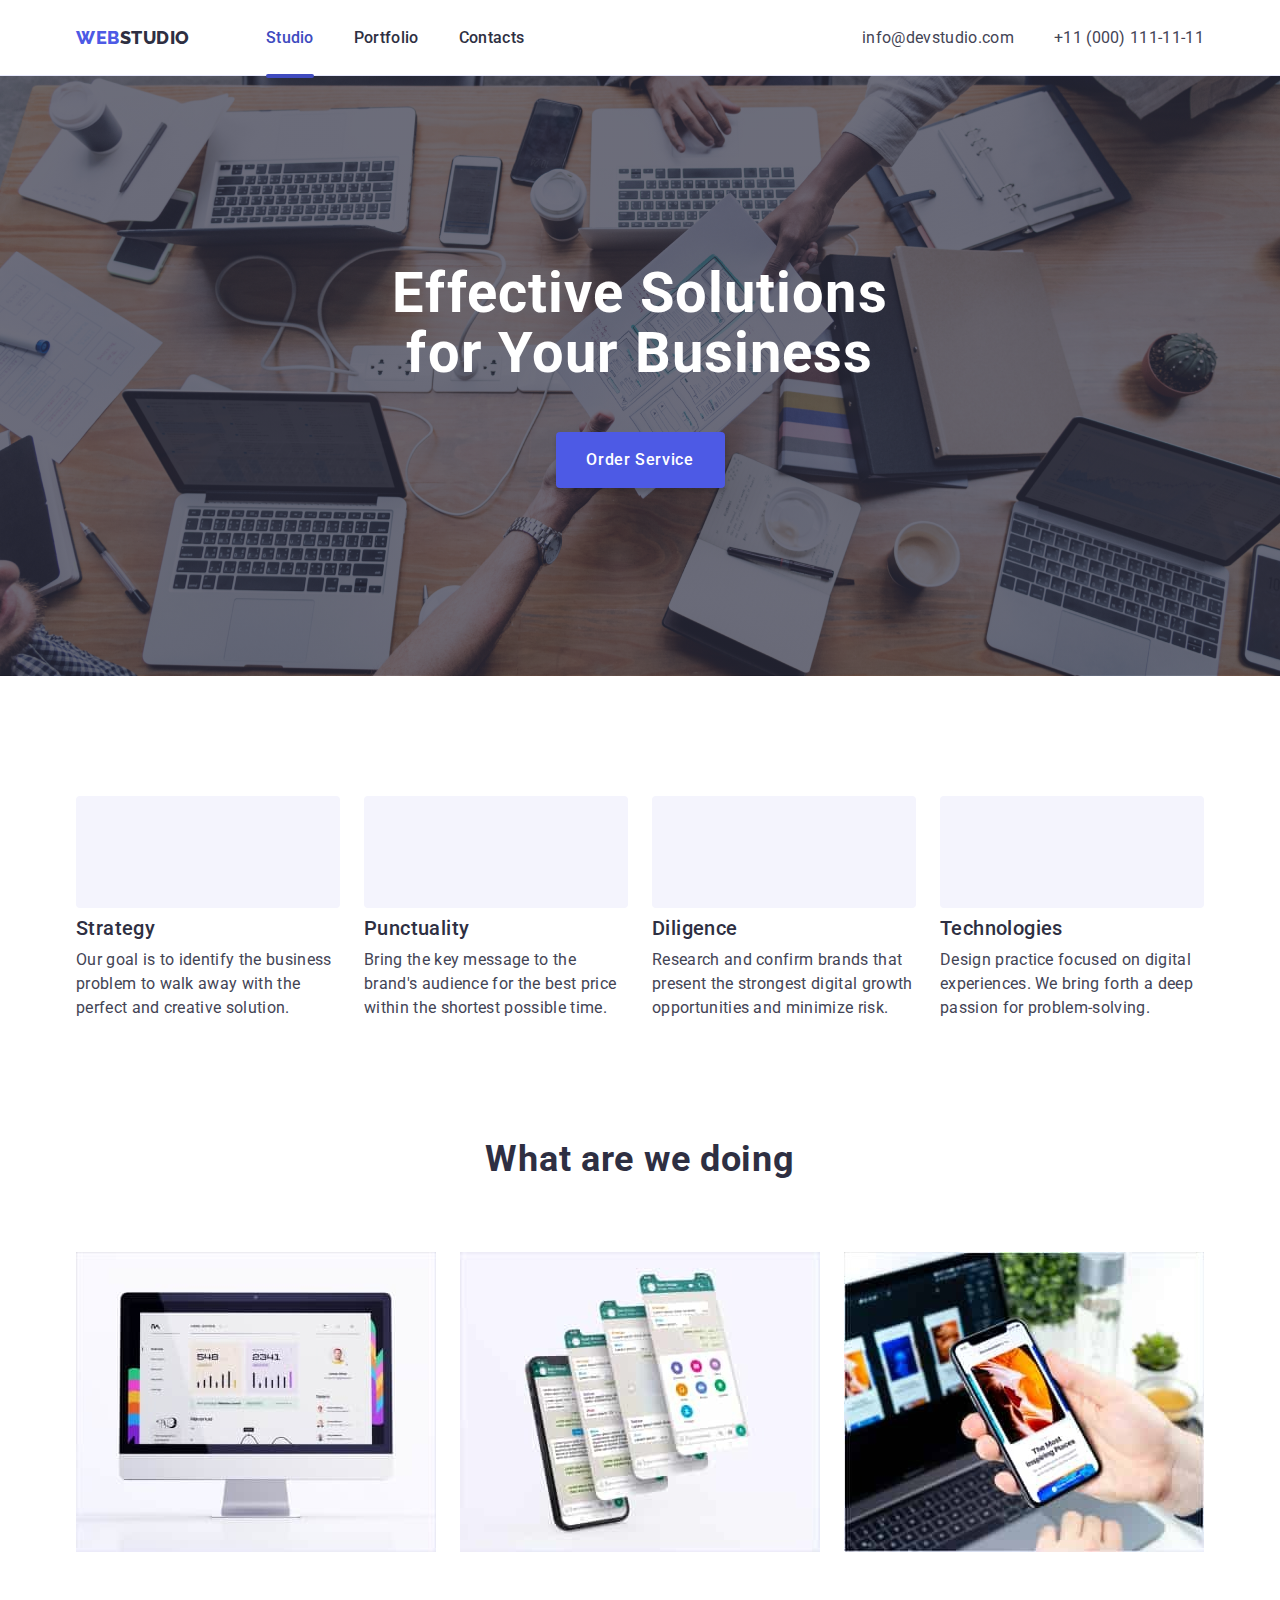
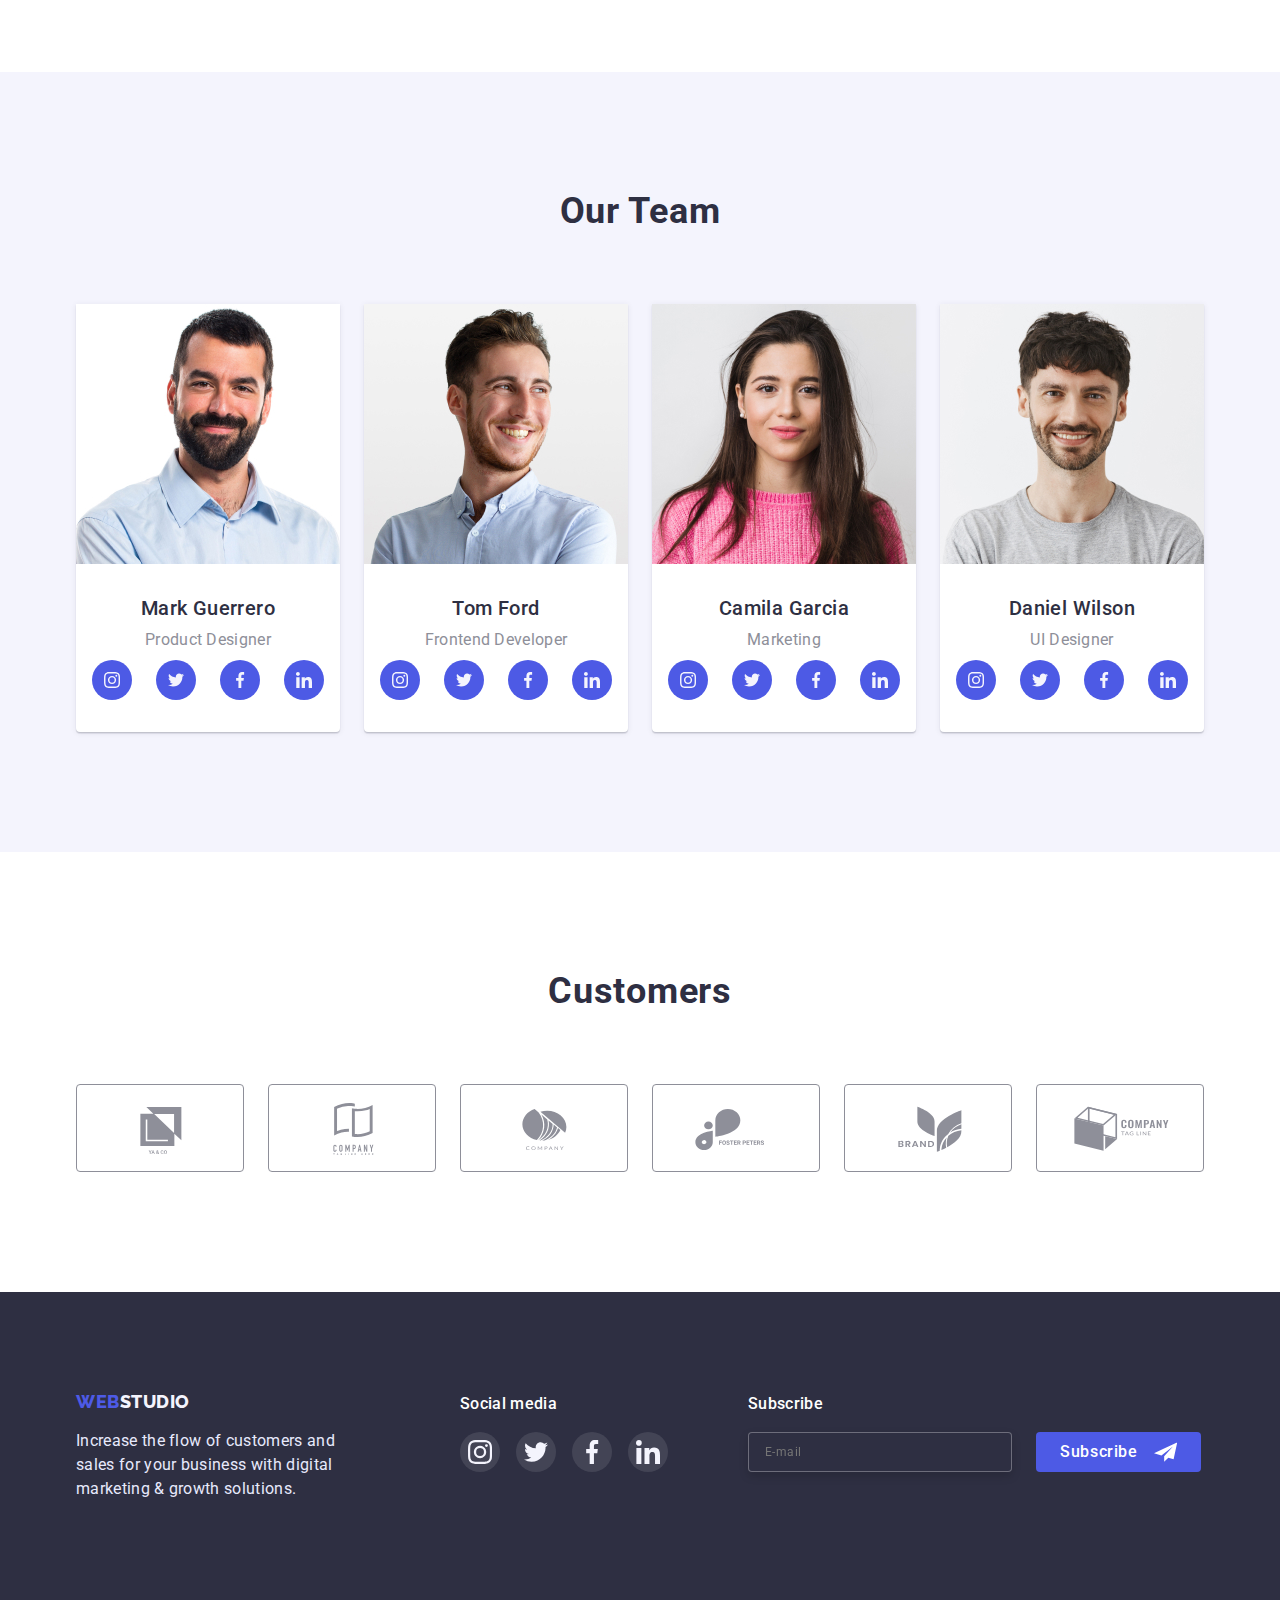
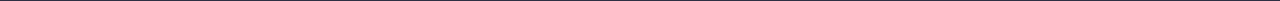
<file: index.html>
<!DOCTYPE html>
<html lang="en">
  <head>
    <meta charset="UTF-8" />
    <meta http-equiv="X-UA-Compatible" content="IE=edge" />
    <meta name="viewport" content="width=device-width, initial-scale=1.0" />
    <title>Effective Solutions for Your Business</title>
    <link rel="preconnect" href="https://fonts.googleapis.com" />
    <link rel="preconnect" href="https://fonts.gstatic.com" crossorigin />
    <link
      href="https://fonts.googleapis.com/css2?family=Raleway:wght@800&family=Roboto:wght@400;500;700;900&display=swap"
      rel="stylesheet"
    />
    <link
      rel="stylesheet"
      href="https://cdn.jsdelivr.net/npm/modern-normalize@1.1.0/modern-normalize.min.css"
    />
    <link rel="stylesheet" href="./CSS/styles.css" />
  </head>
  <body class="body-style">
    <!-- header -->
    <header class="page-header">
      <div class="container page-header-container">
        <nav class="page-nav">
          <a class="logo-link" href="./index.html"
            ><span class="accent">WEB</span>STUDIO</a
          >
          <ul class="menu list">
            <li class="menu-header">
              <a class="menu-list active" href="./index.html">Studio</a>
            </li>
            <li class="menu-header">
              <a class="menu-list" href="./portfolio.html">Portfolio</a>
            </li>
            <li class="menu-header">
              <a class="menu-list" href="">Contacts</a>
            </li>
          </ul>
        </nav>
        <address class="header-address">
          <ul class="list header-list tablet-header-list">
            <li class="header-item">
              <a href="mailto:info@devstudio.com" class="link-mail-post"
                >info@devstudio.com</a
              >
            </li>
            <li class="header-item">
              <a href="tel:+110001111111" class="phone-number"
                >+11 (000) 111-11-11</a
              >
            </li>
          </ul>
        </address>
        <button class="mobile-menu-open js-open-menu" type="button">
          <svg width="32px" height="22px">
            <use href="./images/icons.svg#icon-charm_menu-hamburger"></use>
          </svg>
        </button>
      </div>
      <div class="mobile-menu js-menu-container">
        <div class="container-menu">
          <div>
            <button class="mobile-menu-close-btn js-close-menu">
              <svg class="mobile-menu-close-icon" width="8px" height="8px">
                <use href="./images/close.svg#icon-close"></use>
              </svg>
            </button>
            <ul class="mobile-menu-list list">
              <li>
                <a class="mobile-menu-link" href="./index.html">Studio</a>
              </li>
              <li>
                <a class="mobile-menu-link" href="./portfolio.html"
                  >Portfolio</a
                >
              </li>
              <li><a class="mobile-menu-link" href="#">Contacts</a></li>
            </ul>
          </div>
          <div class="address-soc-list">
            <address>
              <ul class="address-list list">
                <li>
                  <a class="phone-number-mobile" href="tel:+110001111111"
                    >+11 (000) 111-11-11</a
                  >
                </li>
                <li>
                  <a
                    class="link-mail-post-mobile"
                    href="mailto:info@devstudio.com"
                    >info@devstudio.com</a
                  >
                </li>
              </ul>
            </address>
            <ul class="soc-mobile list">
              <li>
                <a href="#" class="social-link"
                  ><svg width="24px" height="24px">
                    <use href="./images/icons.svg#icon-instagram"></use>
                  </svg>
                </a>
              </li>
              <li>
                <a href="#" class="social-link"
                  ><svg width="24px" height="24px">
                    <use href="./images/icons.svg#icon-twitter"></use>
                  </svg>
                </a>
              </li>
              <li>
                <a href="#" class="social-link"
                  ><svg width="24px" height="24px">
                    <use href="./images/icons.svg#icon-facebook"></use>
                  </svg>
                </a>
              </li>
              <li>
                <a href="#" class="social-link"
                  ><svg width="24px" height="24px">
                    <use href="./images/icons.svg#icon-linkedin"></use>
                  </svg>
                </a>
              </li>
            </ul>
          </div>
        </div>
      </div>
    </header>
    <main>
      <!-- Section one -->
      <section class="headline-box section">
        <div class="container headline-container">
          <h1 class="headline headline-tablet headline-desktop">
            Effective Solutions for Your Business
          </h1>
          <button class="headline-button" type="button" data-modal-open>
            Order Service
          </button>
        </div>
      </section>
      <!-- section two -->
      <section class="features-mobile features-tablet features">
        <div class="container">
          <h2 class="visually-hidden">Features</h2>
          <ul class="features-list list">
            <li class="features-icon">
              <svg width="64px" height="64px">
                <use href="./images/antenna 1.png"></use>
              </svg>
            </li>
            <li class="features-icon">
              <svg width="64px" height="64px">
                <use href="./images/clock 1.png"></use>
              </svg>
            </li>
            <li class="features-icon">
              <svg width="64px" height="64px">
                <use href="./images/diagram 1.png"></use>
              </svg>
            </li>
            <li class="features-icon">
              <svg width="64px" height="64px">
                <use href="./images/astronaut 1.png"></use>
              </svg>
            </li>
          </ul>

          <ul
            class="features-list features-list-mobile features-list-tablet list"
          >
            <li class="features-item features-item-tablet">
              <h3
                class="features-header features-header-mobile features-header-tablet"
              >
                Strategy
              </h3>
              <p
                class="features-text features-text-mobile features-text-tablet"
              >
                Our goal is to identify the business problem to walk away with
                the perfect and creative solution.
              </p>
            </li>
            <li class="features-item features-item-tablet">
              <h3
                class="features-header features-header-mobile features-header-tablet"
              >
                Punctuality
              </h3>
              <p
                class="features-text features-text-mobile features-text-tablet"
              >
                Bring the key message to the brand's audience for the best price
                within the shortest possible time.
              </p>
            </li>

            <li class="features-item features-item-tablet">
              <h3
                class="features-header features-header-mobile features-header-tablet"
              >
                Diligence
              </h3>
              <p
                class="features-text features-text-mobile features-text-tablet"
              >
                Research and confirm brands that present the strongest digital
                growth opportunities and minimize risk.
              </p>
            </li>
            <li class="features-item features-item-tablet">
              <h3
                class="features-header features-header-mobile features-header-tablet"
              >
                Technologies
              </h3>
              <p
                class="features-text features-text-mobile features-text-tablet"
              >
                Design practice focused on digital experiences. We bring forth a
                deep passion for problem-solving.
              </p>
            </li>
          </ul>
        </div>
      </section>
      <!-- section three -->
      <section class="our-work">
        <div class="container">
          <h2 class="our-work-header">What are we doing</h2>
          <ul class="work-img list">
            <li>
              <picture>
                <source
                  srcset="./images/imgone.jpg 1x, ./images/imgone-2x.jpg 2x"
                  media="(min-width: 1200px)"
                  type="image/webp"
                />
                <source
                  srcset="./images/imgone.jpg 1x, ./images/imgone-2x.jpg 2x"
                  media="(min-width: 1200px)"
                />
                <img src="./images/imgone.jpg " alt="computer" width="360" />
              </picture>
            </li>
            <li>
              <picture>
                <source
                  srcset="./images/imgtwo.jpg 1x, ./images/imgtwo-2x.jpg 2x"
                  media="(min-width: 1200px)"
                  type="image/webp"
                />
                <source
                  srcset="./images/imgtwo.jpg 1x, ./images/imgtwo-2x.jpg 2x"
                  media="(min-width: 1200px)"
                />
                <img src="./images/imgtwo.jpg" alt="telephone" width="360" />
              </picture>
            </li>
            <li>
              <picture>
                <source
                  srcset="./images/imgthree.jpg 1x, ./images/imgthree-2x.jpg 2x"
                  media="(min-width: 1200px)"
                  type="image/webp"
                />
                <source
                  srcset="./images/imgthree.jpg 1x, ./images/imgthree-2x.jpg 2x"
                  media="(min-width: 1200px)"
                />
                <img src="./images/imgthree.jpg" alt="notebook" width="360" />
              </picture>
            </li>
          </ul>
        </div>
      </section>
      <!-- section four -->
      <section class="team-list">
        <div class="container">
          <h2 class="team-header">Our Team</h2>
          <div class="cont-team">
            <ul class="team list">
              <li class="borders-text">
                <picture>
                  <source
                    srcset="
                      ./images/teamimgone.jpg    1x,
                      ./images/teamimgone-2x.jpg 2x
                    "
                    media="(min-width: 1200px)"
                    type="image/webp"
                  />
                  <source
                    srcset="
                      ./images/teamimgone.jpg    1x,
                      ./images/teamimgone-2x.jpg 2x
                    "
                    media="(min-width: 1200px)"
                  />
                  <img src="./images/teamimgone.jpg" alt="Mark" width="264" />
                </picture>
                <div class="card-text">
                  <h3 class="team-name">Mark Guerrero</h3>
                  <p class="speciality">Product Designer</p>

                  <ul class="card list">
                    <li>
                      <a href="#" class="card-link"
                        ><svg width="16px" height="16px">
                          <use href="./images/icons.svg#icon-instagram"></use>
                        </svg>
                      </a>
                    </li>
                    <li>
                      <a href="#" class="card-link"
                        ><svg width="16px" height="16px">
                          <use href="./images/icons.svg#icon-twitter"></use>
                        </svg>
                      </a>
                    </li>
                    <li>
                      <a href="#" class="card-link"
                        ><svg width="16px" height="16px">
                          <use href="./images/icons.svg#icon-facebook"></use>
                        </svg>
                      </a>
                    </li>
                    <li>
                      <a href="#" class="card-link"
                        ><svg width="16px" height="16px">
                          <use href="./images/icons.svg#icon-linkedin"></use>
                        </svg>
                      </a>
                    </li>
                  </ul>
                </div>
              </li>
              <li class="borders-text">
                <picture>
                  <source
                    srcset="
                      ./images/teamimgtwo.jpg    1x,
                      ./images/teamimgtwo-2x.jpg 2x
                    "
                    media="(min-width: 1200px)"
                    type="image/webp"
                  />
                  <source
                    srcset="
                      ./images/teamimgtwo.jpg    1x,
                      ./images/teamimgtwo-2x.jpg 2x
                    "
                    media="(min-width: 1200px)"
                  />
                  <img src="./images/teamimgtwo.jpg" alt="Tom" width="264" />
                </picture>
                <div class="card-text">
                  <h3 class="team-name">Tom Ford</h3>
                  <p class="speciality">Frontend Developer</p>
                  <ul class="card list">
                    <li>
                      <a href="#" class="card-link"
                        ><svg width="16px" height="16px">
                          <use href="./images/icons.svg#icon-instagram"></use>
                        </svg>
                      </a>
                    </li>
                    <li>
                      <a href="#" class="card-link"
                        ><svg width="16px" height="16px">
                          <use href="./images/icons.svg#icon-twitter"></use>
                        </svg>
                      </a>
                    </li>
                    <li>
                      <a href="#" class="card-link"
                        ><svg width="16px" height="16px">
                          <use href="./images/icons.svg#icon-facebook"></use>
                        </svg>
                      </a>
                    </li>
                    <li>
                      <a href="#" class="card-link"
                        ><svg width="16px" height="16px">
                          <use href="./images/icons.svg#icon-linkedin"></use>
                        </svg>
                      </a>
                    </li>
                  </ul>
                </div>
              </li>
            </ul>

            <ul class="team list">
              <li class="borders-text">
                <picture>
                  <source
                    srcset="
                      ./images/teamimgthree.jpg    1x,
                      ./images/teamimgthree-2x.jpg 2x
                    "
                    media="(min-width: 1200px)"
                    type="image/webp"
                  />
                  <source
                    srcset="
                      ./images/teamimgthree.jpg    1x,
                      ./images/teamimgthree-2x.jpg 2x
                    "
                    media="(min-width: 1200px)"
                  />
                  <img
                    src="./images/teamimgthree.jpg"
                    alt="Camila"
                    width="264"
                  />
                </picture>
                <div class="card-text">
                  <h3 class="team-name">Camila Garcia</h3>
                  <p class="speciality">Marketing</p>
                  <ul class="card list">
                    <li>
                      <a href="#" class="card-link"
                        ><svg width="16px" height="16px">
                          <use href="./images/icons.svg#icon-instagram"></use>
                        </svg>
                      </a>
                    </li>
                    <li>
                      <a href="#" class="card-link"
                        ><svg width="16px" height="16px">
                          <use href="./images/icons.svg#icon-twitter"></use>
                        </svg>
                      </a>
                    </li>
                    <li>
                      <a href="#" class="card-link"
                        ><svg width="16px" height="16px">
                          <use href="./images/icons.svg#icon-facebook"></use>
                        </svg>
                      </a>
                    </li>
                    <li>
                      <a href="#" class="card-link"
                        ><svg width="16px" height="16px">
                          <use href="./images/icons.svg#icon-linkedin"></use>
                        </svg>
                      </a>
                    </li>
                  </ul>
                </div>
              </li>

              <li class="borders-text">
                <picture>
                  <source
                    srcset="
                      ./images/teamimgfour.jpg    1x,
                      ./images/teamimgfour-2x.jpg 2x
                    "
                    media="(min-width: 1200px)"
                    type="image/webp"
                  />
                  <source
                    srcset="
                      ./images/teamimgfour.jpg    1x,
                      ./images/teamimgfour-2x.jpg 2x
                    "
                    media="(min-width: 1200px)"
                  />
                  <img
                    src="./images/teamimgfour.jpg"
                    alt="Daniel"
                    width="264"
                  />
                </picture>
                <div class="card-text">
                  <h3 class="team-name">Daniel Wilson</h3>
                  <p class="speciality">UI Designer</p>
                  <ul class="card list">
                    <li>
                      <a href="#" class="card-link"
                        ><svg width="16px" height="16px">
                          <use href="./images/icons.svg#icon-instagram"></use>
                        </svg>
                      </a>
                    </li>
                    <li>
                      <a href="#" class="card-link"
                        ><svg width="16px" height="16px">
                          <use href="./images/icons.svg#icon-twitter"></use>
                        </svg>
                      </a>
                    </li>
                    <li>
                      <a href="#" class="card-link"
                        ><svg width="16px" height="16px">
                          <use href="./images/icons.svg#icon-facebook"></use>
                        </svg>
                      </a>
                    </li>
                    <li>
                      <a href="#" class="card-link"
                        ><svg width="16px" height="16px">
                          <use href="./images/icons.svg#icon-linkedin"></use>
                        </svg>
                      </a>
                    </li>
                  </ul>
                </div>
              </li>
            </ul>
          </div>
        </div>
      </section>
      <!-- section five -->
      <section class="customers">
        <div class="container">
          <h2 class="customers-header">Customers</h2>
          <ul class="customers-list list">
            <li>
              <a href="#" class="customers-link"
                ><svg class="svg" width="104px" height="56px">
                  <use href="./images/costumers.svg#icon-Logo-1"></use>
                </svg>
              </a>
            </li>
            <li>
              <a href="#" class="customers-link"
                ><svg class="svg" width="104px" height="56px">
                  <use href="./images/costumers.svg#icon-Logo-2"></use>
                </svg>
              </a>
            </li>

            <li>
              <a href="#" class="customers-link"
                ><svg class="svg" width="104px" height="56px">
                  <use href="./images/costumers.svg#icon-Logo-3"></use>
                </svg>
              </a>
            </li>

            <li>
              <a href="#" class="customers-link"
                ><svg class="svg" width="104px" height="56px">
                  <use href="./images/costumers.svg#icon-Logo-4"></use>
                </svg>
              </a>
            </li>

            <li>
              <a href="#" class="customers-link"
                ><svg class="svg" width="104px" height="56px">
                  <use href="./images/costumers.svg#icon-Logo-5"></use>
                </svg>
              </a>
            </li>
            <li>
              <a href="#" class="customers-link"
                ><svg class="svg" width="104px" height="56px">
                  <use href="./images/costumers.svg#icon-Logo-6"></use>
                </svg>
              </a>
            </li>
          </ul>
        </div>
      </section>
    </main>
    <!-- footer -->
    <footer class="style-footer">
      <div class="container footer-container">
        <div class="tablet-cont">
          <div class="footer-logo">
            <a class="logotype" href="./index.html"
              ><span class="accent">WEB</span>STUDIO</a
            >
            <p class="footer-text">
              Increase the flow of customers and sales for your business with
              digital marketing & growth solutions.
            </p>
          </div>
          <div class="social-media">
            <p class="soc-header">Social media</p>
            <ul class="social-list list">
              <li>
                <a href="#" class="social-list-item-link"
                  ><svg width="24px" height="24px">
                    <use href="./images/icons.svg#icon-instagram"></use>
                  </svg>
                </a>
              </li>
              <li>
                <a href="#" class="social-list-item-link"
                  ><svg width="24px" height="24px">
                    <use href="./images/icons.svg#icon-twitter"></use>
                  </svg>
                </a>
              </li>
              <li>
                <a href="#" class="social-list-item-link"
                  ><svg width="24px" height="24px">
                    <use href="./images/icons.svg#icon-facebook"></use>
                  </svg>
                </a>
              </li>
              <li>
                <a href="#" class="social-list-item-link"
                  ><svg width="24px" height="24px">
                    <use href="./images/icons.svg#icon-linkedin"></use>
                  </svg>
                </a>
              </li>
            </ul>
          </div>
        </div>
        <div class="subscribe-cont">
          <p class="subscribe">Subscribe</p>
          <form class="subscribe-form">
            <label for="subscribe-form"
              ><input
                type="text"
                id="subscribe-form"
                name="subscribe-input"
                class="footer-input"
                placeholder="E-mail"
            /></label>
            <button type="submit" class="subscribe-btn">
              Subscribe<svg width="24" height="24">
                <use href="./images/icons.svg#icon-Subscribe"></use>
              </svg>
            </button>
          </form>
        </div>
      </div>
    </footer>
    <div class="backdrop is-hidden" data-modal>
      <div class="modal modal-mobile modal-tablet">
        <button class="modal-btn" data-modal-close type="button">
          <svg width="8px" height="8px">
            <use href="./images/close.svg#icon-close"></use>
          </svg>
        </button>
        <p class="modal-title">Leave your contacts and we will call you back</p>
        <form class="modal-form">
          <label for="name-label" class="name-label">
            <span class="modal-form-input-desc">Name</span>
            <span class="modal-form-input-wrapper">
              <input
                type="text"
                name="user-name"
                id="name-label"
                class="modal-input"
                pattern="[a-z A-Z А-Я а-я]+"
                minlength="2" />
              <svg width="18px" height="24" class="modal-form-icon">
                <use href="./images/icons.svg#icon-person"></use></svg></span
          ></label>
          <label for="phone-user" class="name-label">
            <span class="modal-form-input-desc">Phone</span>
            <span class="modal-form-input-wrapper"
              ><input
                type="tel"
                name="user-phone"
                class="modal-input"
                id="phone-user"
                pattern="[0-9]{3}-[0-9]{3}-[0-9]{2}-[0-9]{2}"
                title="xxx-xxx-xx-xx" /><svg
                width="18px"
                height="24px"
                class="modal-form-icon"
              >
                <use href="./images/icons.svg#icon-phone"></use></svg></span
          ></label>
          <label for="email-user" class="name-label">
            <span class="modal-form-input-desc">Email</span>
            <span class="modal-form-input-wrapper"
              ><input
                type="text"
                id="email-user"
                name="user-email"
                class="modal-input" /><svg
                class="modal-form-icon"
                width="18px"
                height="24"
              >
                <use href="./images/icons.svg#icon-email"></use></svg></span
          ></label>
          <label for="comment-user" class="name-label">
            <span class="modal-form-input-desc">Comment</span>
            <textarea
              name="user-message"
              placeholder="Text input"
              id="comment-user"
              class="comment-message"
            ></textarea>
          </label>
          <input
            type="checkbox"
            name="user-comment"
            id="user-feedback"
            class="chekbox visually-hidden"
          /><label for="user-feedback" class="modal-form-check"
            >I accept the terms and conditions of the&nbsp;<a href="#"
              >Privacy Policy</a
            ></label
          >
          <button type="submit" class="modal-form-submit">Send</button>
        </form>
      </div>
    </div>
    <script src="./js/modal.js"></script>
    <script src="./js/modal-mob.js"></script>
  </body>
</html>
</file>
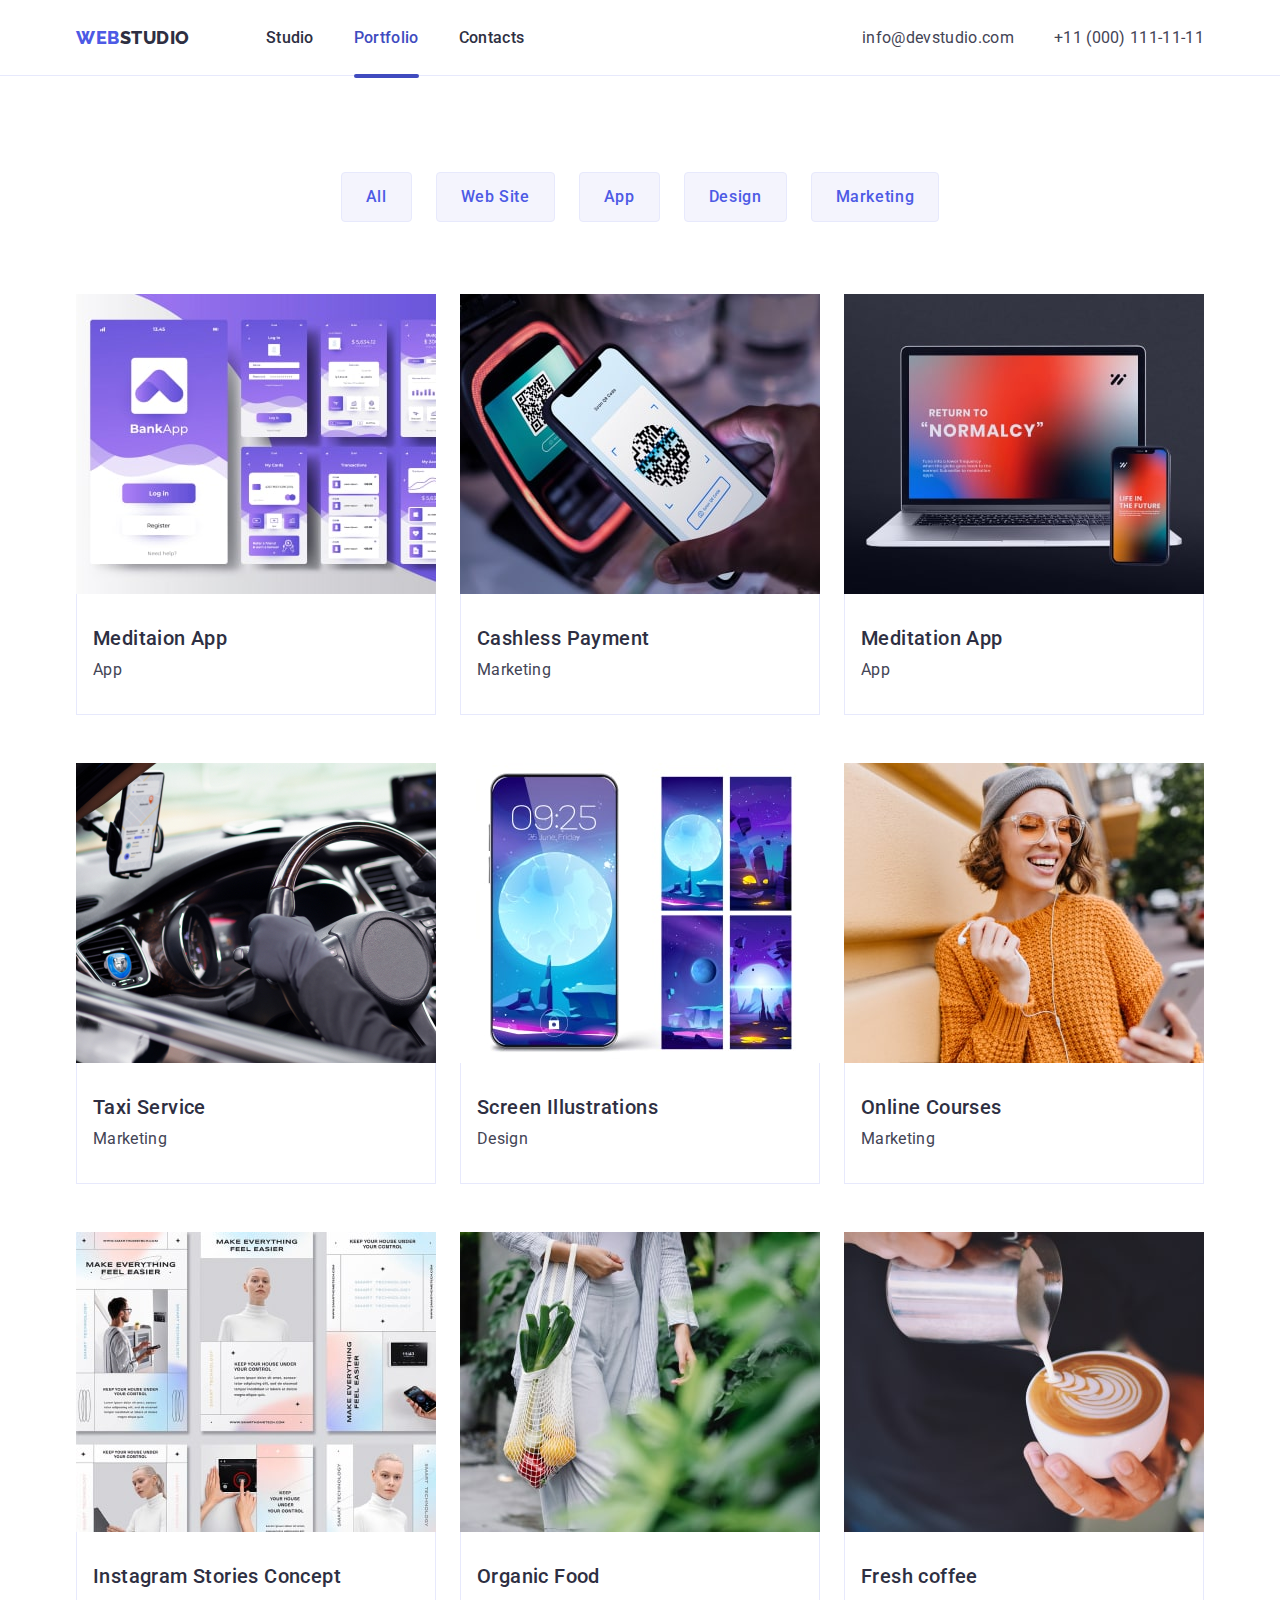
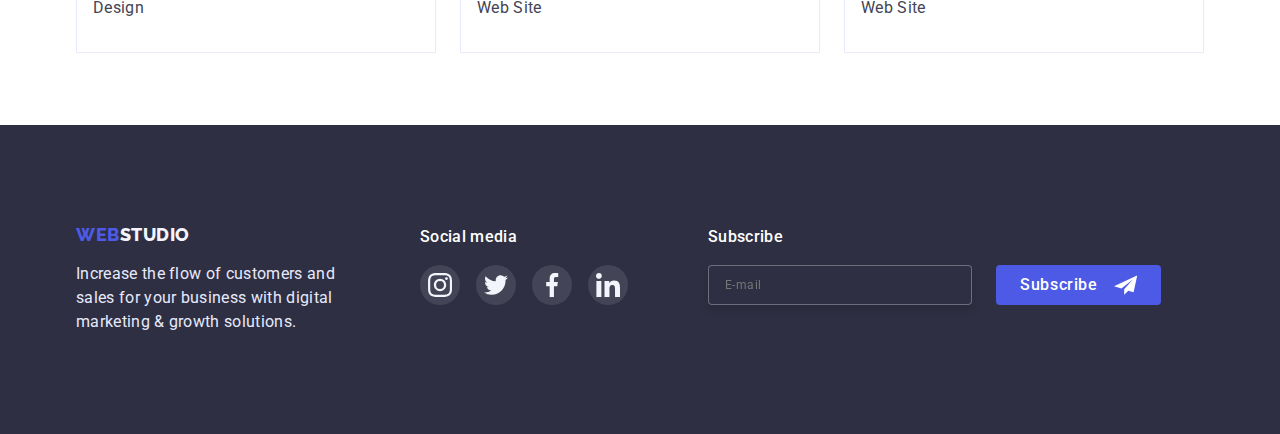
<file: portfolio.html>
<!DOCTYPE html>
<html lang="en">
  <head>
    <meta charset="UTF-8" />
    <meta http-equiv="X-UA-Compatible" content="IE=edge" />
    <meta name="viewport" content="width=device-width, initial-scale=1.0" />
    <title>Portfolio</title>
    <link rel="preconnect" href="https://fonts.googleapis.com" />
    <link rel="preconnect" href="https://fonts.gstatic.com" crossorigin />
    <link
      href="https://fonts.googleapis.com/css2?family=Open+Sans:wght@600&family=Raleway:wght@800&family=Roboto+Mono:wght@600&family=Roboto:wght@400;500;700&display=swap"
      rel="stylesheet"
    />
    <link
      rel="stylesheet"
      href="https://cdn.jsdelivr.net/npm/modern-normalize@1.1.0/modern-normalize.min.css"
    />
    <link rel="stylesheet" href="./CSS/styles.css" />
  </head>
  <body class="body-style">
    <!-- header -->
    <header class="page-header">
      <div class="container page-header-container">
        <nav class="page-nav">
          <a class="logo-link" href="./index.html"
            ><span class="accent">WEB</span>STUDIO</a
          >
          <ul class="menu list">
            <li class="menu-header list">
              <a class="menu-list" href="./index.html">Studio</a>
            </li>
            <li class="menu-header list">
              <a class="menu-list active" href="./portfolio.html">Portfolio</a>
            </li>
            <li class="menu-header list">
              <a class="menu-list" href="">Contacts</a>
            </li>
          </ul>
        </nav>
        <address>
          <ul class="list header-list">
            <li>
              <a class="link-mail-post" href="mailto:info@devstudio.com"
                >info@devstudio.com</a
              >
            </li>
            <li>
              <a class="phone-number" href="tel:+110001111111"
                >+11 (000) 111-11-11</a
              >
            </li>
          </ul>
        </address>
      </div>
    </header>
    <main>
      <!-- section buttons -->
      <section class="buttons">
        <div class="container">
          <h1 class="visually-hidden">Menu</h1>
          <ul class="buttons-list list">
            <li><button class="buttons-item" type="button">All</button></li>
            <li>
              <button class="buttons-item" type="button">Web Site</button>
            </li>
            <li><button class="buttons-item" type="button">App</button></li>
            <li><button class="buttons-item" type="button">Design</button></li>
            <li>
              <button class="buttons-item" type="button">Marketing</button>
            </li>
          </ul>
          <h2 class="visually-hidden">Service</h2>
          <ul class="images list">
            <li class="service-card">
              <a class="service" href="#"
                ><div class="overlay-img">
                  <img src="./images/Banking.jpg" alt="app" width="360" />
                  <p class="overlay">
                    14 Stylish and User-Friendly App Design Concepts · Task
                    Manager App · Calorie Tracker App · Exotic Fruit Ecommerce
                    App · Cloud Storage App
                  </p>
                </div>
                <div class="borders-card">
                  <h3 class="image-name">Meditaion App</h3>
                  <p class="img-text">App</p>
                </div></a
              >
            </li>
            <li class="service-card">
              <a class="service" href="#"
                ><div class="overlay-img">
                  <img src="./images/Cashlees.jpg" alt="payment" width="360" />
                  <p class="overlay">
                    14 Stylish and User-Friendly App Design Concepts · Task
                    Manager App · Calorie Tracker App · Exotic Fruit Ecommerce
                    App · Cloud Storage App
                  </p>
                </div>
                <div class="borders-card">
                  <h3 class="image-name">Cashless Payment</h3>
                  <p class="img-text">Marketing</p>
                </div></a
              >
            </li>
            <li class="service-card">
              <a class="service" href="#"
                ><div class="overlay-img">
                  <img
                    src="./images/Meditaion.jpg"
                    alt="meditation"
                    width="360"
                  />
                  <p class="overlay">
                    14 Stylish and User-Friendly App Design Concepts · Task
                    Manager App · Calorie Tracker App · Exotic Fruit Ecommerce
                    App · Cloud Storage App
                  </p>
                </div>
                <div class="borders-card">
                  <h3 class="image-name">Meditation App</h3>
                  <p class="img-text">App</p>
                </div></a
              >
            </li>
            <li class="service-card">
              <a class="service" href="#"
                ><div class="overlay-img">
                  <img src="./images/Taxi.jpg" alt="taxi" width="360" />
                  <p class="overlay">
                    14 Stylish and User-Friendly App Design Concepts · Task
                    Manager App · Calorie Tracker App · Exotic Fruit Ecommerce
                    App · Cloud Storage App
                  </p>
                </div>
                <div class="borders-card">
                  <h3 class="image-name">Taxi Service</h3>
                  <p class="img-text">Marketing</p>
                </div></a
              >
            </li>
            <li class="service-card">
              <a class="service" href="#"
                ><div class="overlay-img">
                  <img
                    src="./images/Screen.jpg"
                    alt="illustrations"
                    width="360"
                  />
                  <p class="overlay">
                    14 Stylish and User-Friendly App Design Concepts · Task
                    Manager App · Calorie Tracker App · Exotic Fruit Ecommerce
                    App · Cloud Storage App
                  </p>
                </div>
                <div class="borders-card">
                  <h3 class="image-name">Screen Illustrations</h3>
                  <p class="img-text">Design</p>
                </div></a
              >
            </li>
            <li class="service-card">
              <a class="service" href="#"
                ><div class="overlay-img">
                  <img src="./images/Online.jpg" alt="courses" width="360" />
                  <p class="overlay">
                    14 Stylish and User-Friendly App Design Concepts · Task
                    Manager App · Calorie Tracker App · Exotic Fruit Ecommerce
                    App · Cloud Storage App
                  </p>
                </div>
                <div class="borders-card">
                  <h3 class="image-name">Online Courses</h3>
                  <p class="img-text">Marketing</p>
                </div></a
              >
            </li>
            <li class="service-card">
              <a class="service" href="#"
                ><div class="overlay-img">
                  <img
                    src="./images/Instagram.jpg"
                    alt="instagram"
                    width="360"
                  />
                  <p class="overlay">
                    14 Stylish and User-Friendly App Design Concepts · Task
                    Manager App · Calorie Tracker App · Exotic Fruit Ecommerce
                    App · Cloud Storage App
                  </p>
                </div>
                <div class="borders-card">
                  <h3 class="image-name">Instagram Stories Concept</h3>
                  <p class="img-text">Design</p>
                </div></a
              >
            </li>
            <li class="service-card">
              <a class="service" href="#"
                ><div class="overlay-img">
                  <img src="./images/Organic.jpg" alt="food" width="360" />
                  <p class="overlay">
                    14 Stylish and User-Friendly App Design Concepts · Task
                    Manager App · Calorie Tracker App · Exotic Fruit Ecommerce
                    App · Cloud Storage App
                  </p>
                </div>
                <div class="borders-card">
                  <h3 class="image-name">Organic Food</h3>
                  <p class="img-text">Web Site</p>
                </div></a
              >
            </li>
            <li class="service-card">
              <a class="service" href="#"
                ><div class="overlay-img">
                  <img src="./images/Fresh.jpg" alt="coffee" width="360" />
                  <p class="overlay">
                    14 Stylish and User-Friendly App Design Concepts · Task
                    Manager App · Calorie Tracker App · Exotic Fruit Ecommerce
                    App · Cloud Storage App
                  </p>
                </div>
                <div class="borders-card">
                  <h3 class="image-name">Fresh coffee</h3>
                  <p class="img-text">Web Site</p>
                </div></a
              >
            </li>
          </ul>
        </div>
      </section>
    </main>
    <footer class="style-footer">
      <div class="container footer-container">
        <div class="footer-logo">
          <a class="logotype" href="./index.html"
            ><span class="accent">WEB</span>STUDIO</a
          >
          <p class="footer-text">
            Increase the flow of customers and sales for your business with
            digital marketing & growth solutions.
          </p>
        </div>
        <div class="social-media">
          <p class="soc-header">Social media</p>
          <ul class="social-list list">
            <li>
              <a href="#" class="social-list-item-link"
                ><svg width="24" height="24">
                  <use href="./images/icons.svg#icon-instagram"></use>
                </svg>
              </a>
            </li>
            <li>
              <a href="#" class="social-list-item-link"
                ><svg width="24" height="24">
                  <use href="./images/icons.svg#icon-twitter"></use>
                </svg>
              </a>
            </li>
            <li>
              <a href="#" class="social-list-item-link"
                ><svg width="24" height="24">
                  <use href="./images/icons.svg#icon-facebook"></use>
                </svg>
              </a>
            </li>
            <li>
              <a href="#" class="social-list-item-link"
                ><svg width="24" height="24">
                  <use href="./images/icons.svg#icon-linkedin"></use>
                </svg>
              </a>
            </li>
          </ul>
        </div>
        <div class="subscribe-cont">
          <p class="subscribe">Subscribe</p>
          <form class="subscribe-form">
            <label for="subscribe-input"
              ><input
                type="text"
                id="subscribe-input"
                name="subscribe-input"
                class="footer-input"
                placeholder="E-mail"
            /></label>
            <button type="submit" class="subscribe-btn">
              Subscribe<svg width="24" height="24">
                <use href="./images/icons.svg#icon-Subscribe"></use>
              </svg>
            </button>
          </form>
        </div>
      </div>
    </footer>
  </body>
</html>
</file>
<file: CSS/styles.css>
/* Основні кольори */
:root {
  --h-title: #2e2f42;
  --text: #434455;
  --web-and-btn: #4d5ae5;
  --white: #ffffff;
  --milk-white: #f4f4fd;
  --cinderella: #e7e9fc;
  --ocean: #404bbf;
  --cloud: #e7e9fc;
  --grey: #2e2f42;
  --green: #31d0aa;
  --light-grey: #8e8f99;
  --white-color: #fcfcfc;
  --text-privacy: #757575;
  --background-gradient: linear-gradient(
    rgba(46, 47, 66, 0.7),
    rgba(46, 47, 66, 0.7) 100%
  );
}

h1,
h2,
h3,
p {
  margin-top: 0;
  margin-bottom: 0;
}
ul {
  margin-top: 0;
  margin-bottom: 0;
  padding-left: 0;
}
img {
  display: block;
  max-width: 100%;
  height: auto;
}
address {
  font-style: normal;
}
button {
  cursor: pointer;
}
body {
  font-family: "Roboto", sans-serif;
  background-color: var(--white);
  color: var(--h-title);
  font-size: 16px;
}
.container {
  position: relative;
}

.visually-hidden {
  position: absolute;
  width: 1px;
  height: 1px;
  margin: -1px;
  border: 0;
  padding: 0;
  white-space: nowrap;
  clip-path: inset(100%);
  clip: rect(0 0 0 0);
  overflow: hidden;
}

.headline-box {
  margin: 0 auto;
  background-color: var(--h-title);
  background-image: var(--background-gradient),
    url(../images/people-office-mobile.jpg);
  background-repeat: no-repeat;
  background-position: center;
  background-size: cover;
}
@media screen and (min-device-pixel-ratio: 2) and (max-width: 767px),
  screen and (min-resolution: 192dpi) and (max-width: 767px),
  screen and (min-resolution: 2dppx) and (max-width: 767px) {
  .headline-box {
    background-image: var(--background-gradient),
      url(../images/people-office-mobile-2x.jpg);
  }
}

.headline-button {
  display: block;
  font-family: inherit;
  font-weight: 500;
  font-size: 16px;
  line-height: 1.5;
  letter-spacing: 0.04em;
  background-color: var(--web-and-btn);
  color: var(--white);
  border-radius: 4px;
  border: 0;
  margin: 0 auto;
  width: 169px;
  height: 56px;
  box-shadow: 0px 4px 4px rgba(0, 0, 0, 0.15);
  transition-property: background;
  transition-duration: 250ms;
  transition-timing-function: cubic-bezier(0.4, 0, 0.2, 1);
}
.headline-button:hover,
.headline-button:focus {
  background-color: var(--ocean);
  cursor: pointer;
}

.list {
  padding-top: 0;
}
.logo-link {
  font-family: "Raleway", sans-serif;
  font-weight: 800;
  font-size: 18px;
  line-height: 1.5;
  letter-spacing: 0.03em;
  color: var(--h-title);
  text-decoration: none;
  margin-right: 76px;
  padding-top: 24px;
  padding-bottom: 24px;
}
.accent {
  color: var(--web-and-btn);
}
.menu {
  display: flex;
  align-items: center;
}
.menu-list {
  font-weight: 500;
  font-size: 16px;
  line-height: 1.5;
  letter-spacing: 0.02em;
  color: var(--h-title);
  text-decoration: none;
  transition-property: color;
  transition-duration: 250ms;
  transition-timing-function: cubic-bezier(0.4, 0, 0.2, 1);
}
.menu-header:not(:last-child) {
  margin-right: 40px;
}
.menu-list:is(:hover, :focus) {
  color: var(--ocean);
}

.list {
  list-style: none;
}
.link-mail-post:is(:hover, :focus) {
  color: var(--ocean);
}
.link-mail-post {
  font-size: 16px;
  line-height: 1.5;
  letter-spacing: 0.02em;
  color: var(--text);
  text-decoration: none;
  transition-duration: 250ms;
  transition-timing-function: cubic-bezier(0.4, 0, 0.2, 1);
  transition-property: color;
}

.phone-number:is(:hover, :focus) {
  color: var(--ocean);
}
.phone-number {
  font-size: 16px;
  line-height: 1.5;
  letter-spacing: 0.02em;
  color: var(--text);
  text-decoration: none;
  transition-duration: 250ms;
  transition-timing-function: cubic-bezier(0.4, 0, 0.2, 1);
  transition-property: color;
}

.page-header-container {
  display: flex;
  align-items: center;
  justify-content: space-between;
}

.page-header {
  border-bottom: 1px solid var(--cinderella);
}
.page-nav {
  display: flex;
  margin-right: auto;
}

.active {
  position: relative;
  display: block;
  color: var(--ocean);
}
.active::after {
  position: absolute;
  content: "";
  display: block;
  bottom: -28px;
  width: 100%;
  height: 4px;
  border-radius: 2px;
  background-color: var(--ocean);
  left: 0;
}

.modal {
  position: absolute;
  min-height: 576px;
  width: 408px;
  top: 50%;
  left: 50%;
  transform: translate(-50%, -50%);
  background-color: var(--white-color);
  box-shadow: 0px 1px 1px rgba(0, 0, 0, 0.14), 0px 1px 3px rgba(0, 0, 0, 0.12),
    0px 2px 1px rgba(0, 0, 0, 0.2);
  border-radius: 4px;
  padding: 24px;
}

.backdrop.is-hidden {
  opacity: 0;
  pointer-events: none;
  visibility: hidden;
}
.backdrop {
  position: fixed;
  z-index: 100;
  top: 0;
  left: 0;
  width: 100%;
  height: 100%;
  background-color: rgba(46, 47, 66, 0.4);
  transition-property: opacity, visibility;
  transition-duration: 250ms;
  transition-timing-function: cubic-bezier(0.4, 0, 0.2, 1);
}
.modal-btn {
  position: absolute;
  background: var(--cinderella);
  border: 1px solid rgba(0, 0, 0, 0.1);
  display: flex;
  align-items: center;
  justify-content: center;
  padding: 0;
  width: 24px;
  height: 24px;
  top: 24px;
  right: 24px;
  padding: 0;
  border-radius: 50%;
  cursor: pointer;
  transition-property: background, fill;
  transition-duration: 250ms;
  transition-timing-function: cubic-bezier(0.4, 0, 0.2, 1);
}

.modal-btn:is(:hover, :focus) {
  background: var(--ocean);
  fill: var(--white);
}
.modal-title {
  font-weight: 500;
  font-size: 16px;
  line-height: 1.5;
  text-align: center;
  letter-spacing: 0.02em;
  color: var(--h-title);
  margin-top: 48px;
  margin-bottom: 8px;
}
.name-label {
  margin-top: 8px;
}
.comment-message {
  font-weight: 400;
  font-size: 12px;
  line-height: 1.16;
  letter-spacing: 0.01em;
}
.comment-message ::placeholder {
  color: rgba(117, 117, 117, 0.5);
}
.modal-form-check {
  font-size: 12px;
  line-height: 1.16;
  letter-spacing: 0.04em;
  color: #757575;
}
.modal-form-input-wrapper {
  position: relative;
  display: block;
}
.modal-form-icon {
  display: block;
  position: absolute;
  top: 50%;
  left: 16px;
  transform: translate(0, -50%);
  transition-property: fill;
  transition-duration: 250ms;
  transition-timing-function: cubic-bezier(0.4, 0, 0.2, 1);
}
.modal-form {
  display: flex;
  flex-direction: column;
}
.modal-input {
  background-color: transparent;
  border-radius: 4px;
  width: 100%;
  height: 40px;
  border: 1px solid rgba(33, 33, 33, 0.2);
  padding-left: 38px;
  font-weight: 400;
  font-size: 12px;
  line-height: 1.16;
  letter-spacing: 0.01em;
  transition-property: border-color;
  transition-duration: 250ms;
  transition-timing-function: cubic-bezier(0.4, 0, 0.2, 1);
}
.modal-form-check {
  display: flex;
  align-items: center;
  font-weight: 400;
  font-size: 12px;
  line-height: 1.16;
}
.modal-form-check::before {
  width: 16px;
  height: 16px;
  border: 1.25px solid var(--h-title);
  border-radius: 2px;
  display: block;
  content: "";
  cursor: pointer;
  margin-right: 8px;
  background: var(--white);
}
.modal-form-check {
  font-size: 12px;
  line-height: 1.16;
  letter-spacing: 0.04em;
  color: #757575;
  margin-bottom: 24px;
}

.chekbox:focus + .modal-form-check::before {
  background: var(--ocean);
  border: 1.25px solid var(--ocean);
  border-radius: 2px;
}
.chekbox:checked + .modal-form-check::before {
  background-image: url(../images/check.svg);
  background-size: cover;
  background-position: center;
  background-repeat: no-repeat;
  background-color: var(--ocean);
  border: 1.25px solid var(--ocean);
}
.modal-form-submit {
  min-width: 169px;
  height: 56px;
  padding: 16px 32px;
  align-self: center;
  background: var(--web-and-btn);
  box-shadow: 0px 4px 4px rgba(0, 0, 0, 0.15);
  border-radius: 4px;
  font-weight: 500;
  font-size: 16px;
  line-height: 1.5;
  text-align: center;
  letter-spacing: 0.04em;
  color: var(--white);
  border: none;
  transition-property: background;
  transition-duration: 250ms;
  transition-timing-function: cubic-bezier(0.4, 0, 0.2, 1);
}
.modal-form-submit:is(:hover, :focus) {
  background: var(--ocean);
}
.modal-input:focus {
  outline: none;
  border-color: var(--web-and-btn);
}
.modal-input:focus + .modal-form-icon {
  fill: var(--web-and-btn);
}
.modal-form-input-desc {
  display: block;
  font-weight: 400;
  font-size: 12px;
  line-height: 1.16;
  letter-spacing: 0.01em;
  color: var(--light-grey);
  margin-bottom: 4px;
}
.comment-message {
  width: 100%;
  height: 120px;
  border: 1px solid rgba(33, 33, 33, 0.2);
  border-radius: 4px;
  margin-bottom: 16px;
  padding: 8px 16px;
  resize: none;
  transition-property: border-color;
  transition-duration: 250ms;
  transition-timing-function: cubic-bezier(0.4, 0, 0.2, 1);
}
.comment-message:focus {
  outline: none;
  border-color: var(--web-and-btn);
}

.team-list {
  background: var(--milk-white);
  padding-bottom: 96px;
  padding-top: 96px;
  text-align: center;
}

.card-text {
  padding-top: 32px;
  padding-bottom: 32px;
}
.team-header {
  font-weight: 700;
  font-size: 36px;
  line-height: 1.11;
  letter-spacing: 0.02em;
  color: var(--h-title);
  margin-bottom: 72px;
  text-transform: capitalize;
  text-align: center;
}
.team-name {
  font-weight: 500;
  font-size: 20px;
  line-height: 1.2;
  letter-spacing: 0.02em;
  color: inherit;
  text-align: center;
}
.card-link:is(:hover, :focus) {
  background: var(--ocean);
}
.card-link {
  display: flex;
  justify-content: center;
  align-items: center;
  border-radius: 50%;
  width: 40px;
  height: 40px;
  background: var(--web-and-btn);
  transition-property: background;
  transition-duration: 250ms;
  transition-timing-function: cubic-bezier(0.4, 0, 0.2, 1);
}
.card {
  display: flex;
  justify-content: center;
  gap: 24px;
  margin-top: 8px;
}
.borders-text {
  box-shadow: 0px 1px 6px rgba(46, 47, 66, 0.08),
    0px 1px 1px rgba(46, 47, 66, 0.16), 0px 2px 1px rgba(46, 47, 66, 0.08);
  border-radius: 0px 0px 4px 4px;
  background: var(--white);
}
.speciality {
  font-size: 16px;
  line-height: 1.5;
  letter-spacing: 0.02em;
  color: var(--light-grey);
  margin-top: 8px;
}
.customers-header {
  font-weight: 700;
  font-size: 36px;
  line-height: 1.11;
  text-align: center;
  margin-bottom: 72px;
  letter-spacing: 0.02em;
  text-transform: capitalize;
  color: var(--h-title);
}
.customers {
  padding-top: 96px;
  padding-bottom: 96px;
}
.svg {
  fill: currentColor;
}
.customers-link {
  display: flex;
  align-items: center;
  justify-content: center;
  border: 1px solid var(--light-grey);
  color: var(--light-grey);
  border-radius: 4px;
  background: var(--white);
  width: 168px;
  height: 88px;
  transition-property: color, border;
  transition-duration: 250ms;
  transition-timing-function: cubic-bezier(0.4, 0, 0.2, 1);
}

.customers-link:is(:hover, :focus) {
  border: 1px solid var(--ocean);
  color: var(--ocean);
}
.logotype {
  font-family: "Raleway", sans-serif;
  font-weight: 800;
  font-size: 18px;
  line-height: 1.16;
  letter-spacing: 0.03em;
  text-transform: uppercase;
  color: var(--milk-white);
  text-decoration: none;
}
.accent {
  color: var(--web-and-btn);
}
.footer-text {
  margin-top: 16px;
  width: 264px;
  font-size: 16px;
  line-height: 1.5;
  letter-spacing: 0.02em;
  color: var(--cinderella);
}
.style-footer {
  padding-top: 96px;
  padding-bottom: 96px;
  background: var(--h-title);
}
.soc-header {
  font-weight: 500;
  font-size: 16px;
  line-height: 1.5;
  letter-spacing: 0.02em;
  color: var(--white);
  margin-bottom: 16px;
}
.social-list-item-link:is(:hover, :focus) {
  background: var(--green);
}

.social-list-item-link {
  display: flex;
  justify-content: center;
  align-items: center;
  border-radius: 50%;
  width: 40px;
  height: 40px;
  background: rgba(255, 255, 255, 0.1);
  transition-property: background;
  transition-duration: 250ms;
  transition-timing-function: cubic-bezier(0.4, 0, 0.2, 1);
}

.social-list {
  display: flex;
  gap: 16px;
}
.subscribe {
  font-weight: 500;
  font-size: 16px;
  line-height: 1.5;
  letter-spacing: 0.02em;
  color: var(--white);
  margin-bottom: 16px;
}

.subscribe-btn {
  display: flex;
  flex-direction: row;
  gap: 16px;
  fill: var(--white);
  justify-content: center;
  padding: 8px 24px;
  background: var(--web-and-btn);
  border-radius: 4px;
  border: none;
  font-weight: 500;
  font-size: 16px;
  line-height: 1.5;
  align-items: center;
  letter-spacing: 0.04em;
  color: var(--white);
  width: 165px;
  height: 40px;
  transition-property: background;
  transition-duration: 250ms;
  transition-timing-function: cubic-bezier(0.4, 0, 0.2, 1);
}
.subscribe-btn:is(:hover, :focus) {
  background: var(--ocean);
}

/*-------------320px----------*/
@media screen and (max-width: 479px) {
  .container {
    max-width: 428px;
    padding-left: 15px;
    padding-right: 15px;
    margin-left: auto;
    margin-right: auto;
  }

  .header-address {
    display: none;
  }
  .header-list {
    display: none;
  }
  .menu {
    display: none;
  }
  .features-list,
  .our-work {
    display: none;
  }
  .phone-number-mobile {
    font-weight: 700;
    font-size: 24px;
    line-height: 2;
    letter-spacing: normal;
    color: var(--light-grey);
    text-decoration: none;
    transition-property: color;
    transition-duration: 250ms;
    transition-timing-function: cubic-bezier(0.4, 0, 0.2, 1);
  }
  .phone-number-mobile:is(:hover, :focus) {
    color: var(--web-and-btn);
  }
  .soc-mobile {
    display: flex;
    gap: 40px;
    justify-content: center;
  }

  .headline {
    color: var(--white);
    font-weight: 700;
    font-size: 30px;
    line-height: 1.11;
    letter-spacing: 0.02em;
    width: 300px;
    margin: 0 auto 72px;
  }

  .section {
    padding-bottom: 96px;
    padding-top: 96px;
  }
  .modal-mobile {
    position: absolute;
    min-height: 586px;
    width: 300px;
    top: 50%;
    left: 50%;
    transform: translate(-50%, -50%);
    background-color: var(--white-color);
    box-shadow: 0px 1px 1px rgba(0, 0, 0, 0.14), 0px 1px 3px rgba(0, 0, 0, 0.12),
      0px 2px 1px rgba(0, 0, 0, 0.2);
    border-radius: 4px;
    padding-left: 16px;
    padding-right: 16px;
    padding-top: 24px;
    padding-bottom: 24px;
  }

  .mobile-menu {
    position: fixed;
    width: 100%;
    height: 100%;
    top: 0;
    left: 0;
    background: var(--white);
    z-index: 1000;
    box-shadow: 0px 2px 1px rgba(46, 47, 66, 0.08),
      0px 1px 1px rgba(46, 47, 66, 0.16), 0px 1px 6px rgba(46, 47, 66, 0.08);
    opacity: 0;
    visibility: hidden;
    pointer-events: none;
    padding-bottom: 40px;
    transition-property: opacity, visibility;
    transition-duration: 250ms;
    transition-timing-function: cubic-bezier(0.4, 0, 0.2, 1);
  }

  .mobile-menu.is-open {
    opacity: 1;
    visibility: visible;
    pointer-events: auto;
  }
  .mobile-menu-open {
    background-color: transparent;
    line-height: 0;
    padding: 0;
    border: none;
    stroke: var(--h-title);
  }
  .mobile-menu-close-btn {
    position: absolute;
    background: var(--cinderella);
    border: 1px solid rgba(0, 0, 0, 0.1);
    display: flex;
    align-items: center;
    justify-content: center;
    padding: 0;
    width: 24px;
    height: 24px;
    top: 24px;
    right: 24px;
    border-radius: 50%;
    cursor: pointer;
    transition-property: background, fill;
    transition-duration: 250ms;
    transition-timing-function: cubic-bezier(0.4, 0, 0.2, 1);
  }
  .mobile-menu-close-btn:is(:hover, :focus) {
    background: var(--ocean);
    fill: var(--white);
  }
  .mobile-menu-list {
    display: flex;
    flex-direction: column;
    gap: 40px;
  }

  .container-menu {
    height: 100%;
    display: flex;
    position: relative;
    flex-direction: column;
    justify-content: space-between;
    overflow-y: auto;
    padding-top: 80px;
    padding-bottom: 40px;
    padding-left: 40px;
  }
  .mobile-menu-link {
    font-weight: 700;
    font-size: 36px;
    line-height: 1.11;
    letter-spacing: 0.02em;
    text-decoration: none;
    color: var(--h-title);
    text-transform: capitalize;
    transition-property: color;
    transition-duration: 250ms;
    transition-timing-function: cubic-bezier(0.4, 0, 0.2, 1);
  }
  .mobile-menu-link:is(:hover, :focus) {
    color: var(--ocean);
  }
  .address-list {
    display: flex;
    flex-direction: column;
    gap: 40px;
  }
  .address-soc-list {
    display: flex;
    flex-direction: column;
    gap: 48px;
  }
  .link-mail-post-mobile {
    font-weight: 500;
    font-size: 20px;
    line-height: 1.2;
    letter-spacing: 0.02em;
    color: var(--light-grey);
    text-decoration: none;
    transition-property: color;
    transition-duration: 250ms;
    transition-timing-function: cubic-bezier(0.4, 0, 0.2, 1);
  }
  .link-mail-post-mobile:is(:hover, :focus) {
    color: var(--web-and-btn);
  }
  .social-link:is(:hover, :focus) {
    background: var(--ocean);
  }
  .social-link {
    display: flex;
    justify-content: center;
    align-items: center;
    border-radius: 50%;
    width: 40px;
    height: 40px;
    background: var(--web-and-btn);
    transition-property: background;
    transition-duration: 250ms;
    transition-timing-function: cubic-bezier(0.4, 0, 0.2, 1);
  }

  .features-mobile {
    padding-top: 96px;
    padding-bottom: 96px;
  }
  .features-list-mobile {
    display: flex;
    flex-direction: column;
    gap: 72px;
  }
  .features-div-tablet {
    display: flex;
    flex-direction: column;
    gap: 72px;
  }
  .features-header-mobile {
    font-weight: 700;
    font-size: 36px;
    line-height: 1.11;
    letter-spacing: 0.02em;
    color: var(--h-title);
    margin-bottom: 8px;
    text-align: center;
  }
  .features-text-mobile {
    font-size: 16px;
    line-height: 1.5;
    letter-spacing: 0.02em;
    color: var(--light-grey);
  }
  .team {
    display: flex;
    flex-direction: column;
    gap: 72px;
    align-items: center;
  }
  .cont-team {
    display: flex;
    flex-direction: column;
    gap: 72px;
  }
  .customers-list {
    display: flex;
    flex-wrap: wrap;
    row-gap: 72px;
    column-gap: 24px;
    justify-content: center;
    align-items: center;
    align-content: center;
    margin-top: 72px;
  }
  .footer-container {
    display: flex;
    flex-direction: column;
    gap: 72px;
    align-items: center;
    text-align: center;
    align-content: center;
    justify-content: center;
  }
  .footer-text {
    text-align: left;
  }
  .subscribe-cont {
    display: flex;
    flex-direction: column;
  }
  .subscribe {
    text-align: center;
  }
  .subscribe-form {
    display: flex;
    flex-direction: column;
    justify-content: center;
    align-items: center;
    align-content: center;
    gap: 16px;
  }
  .soc-header {
    text-align: center;
    margin-top: 72px;
  }
  .footer-input {
    border: 1px solid rgba(255, 255, 255, 0.3);
    filter: drop-shadow(0px 4px 4px rgba(0, 0, 0, 0.15));
    border-radius: 4px;
    min-width: 290px;
    height: 40px;
    font-weight: 400;
    font-size: 12px;
    line-height: 2;
    letter-spacing: 0.04em;
    padding: 8px 16px;
    color: rgba(255, 255, 255, 0.6);
    background: var(--h-title);
  }
}
/*-------------------mobile-menu------------------------*/
@media screen and (min-width: 480px) and (max-width: 767px) {
  .container {
    max-width: 428px;
    padding-left: 15px;
    padding-right: 15px;
    margin-left: auto;
    margin-right: auto;
  }
  .header-address {
    display: none;
  }
  .header-list {
    display: none;
  }
  .menu {
    display: none;
  }
  .features-list,
  .our-work {
    display: none;
  }
  .headline {
    color: var(--white);
    font-weight: 700;
    font-size: 36px;
    line-height: 1.11;
    text-align: center;
    letter-spacing: 0.02em;
    width: 320px;
    margin: 0 auto 72px;
  }
  .section {
    padding-bottom: 96px;
    padding-top: 96px;
  }
  .modal-mobile {
    position: absolute;
    min-height: 586px;
    width: 392px;
    top: 50%;
    left: 50%;
    transform: translate(-50%, -50%);
    background-color: var(--white-color);
    box-shadow: 0px 1px 1px rgba(0, 0, 0, 0.14), 0px 1px 3px rgba(0, 0, 0, 0.12),
      0px 2px 1px rgba(0, 0, 0, 0.2);
    border-radius: 4px;
    padding-left: 16px;
    padding-right: 16px;
    padding-top: 24px;
    padding-bottom: 24px;
  }

  .mobile-menu {
    position: fixed;
    width: 100%;
    height: 100%;
    top: 0;
    left: 0;
    background: var(--white);
    z-index: 1000;
    box-shadow: 0px 2px 1px rgba(46, 47, 66, 0.08),
      0px 1px 1px rgba(46, 47, 66, 0.16), 0px 1px 6px rgba(46, 47, 66, 0.08);
    opacity: 0;
    visibility: hidden;
    pointer-events: none;
    transition-property: opacity, visibility;
    transition-duration: 250ms;
    transition-timing-function: cubic-bezier(0.4, 0, 0.2, 1);
  }
  .container-menu {
    height: 100%;
    display: flex;
    position: relative;
    flex-direction: column;
    justify-content: space-between;
    overflow-y: auto;
    padding-top: 80px;
    padding-bottom: 40px;
    padding-left: 40px;
  }
  .mobile-menu.is-open {
    opacity: 1;
    visibility: visible;
    pointer-events: auto;
  }
  .mobile-menu-open {
    background-color: transparent;
    line-height: 0;
    padding: 0;
    border: none;
    stroke: var(--h-title);
  }
  .mobile-menu-close-btn {
    position: absolute;
    background: var(--cinderella);
    border: 1px solid rgba(0, 0, 0, 0.1);
    display: flex;
    align-items: center;
    justify-content: center;
    padding: 0;
    width: 24px;
    height: 24px;
    top: 24px;
    right: 24px;
    border-radius: 50%;
    cursor: pointer;
    transition-property: background, fill;
    transition-duration: 250ms;
    transition-timing-function: cubic-bezier(0.4, 0, 0.2, 1);
  }
  .mobile-menu-close-btn:is(:hover, :focus) {
    background: var(--ocean);
    fill: var(--white);
  }
  .mobile-menu-list {
    display: flex;
    flex-direction: column;
    gap: 40px;
  }
  .address-soc-list {
    display: flex;
    flex-direction: column;
    gap: 48px;
  }

  .mobile-menu-link {
    font-weight: 700;
    font-size: 36px;
    line-height: 1.11;
    letter-spacing: 0.02em;
    text-decoration: none;
    color: var(--h-title);
    text-transform: capitalize;
    transition-property: color;
    transition-duration: 250ms;
    transition-timing-function: cubic-bezier(0.4, 0, 0.2, 1);
  }
  .mobile-menu-link:is(:hover, :focus) {
    color: var(--ocean);
  }
  .address-list {
    display: flex;
    flex-direction: column;
    gap: 40px;
  }
  .link-mail-post-mobile {
    font-weight: 500;
    font-size: 20px;
    line-height: 1.2;
    letter-spacing: 0.02em;
    color: var(--text);
    text-decoration: none;
    transition-property: color;
    transition-duration: 250ms;
    transition-timing-function: cubic-bezier(0.4, 0, 0.2, 1);
  }
  .link-mail-post-mobile:is(:hover, :focus) {
    color: var(--web-and-btn);
  }
  .phone-number-mobile {
    font-weight: 700;
    font-size: 36px;
    line-height: 1.11;
    letter-spacing: normal;
    color: var(--text);
    text-decoration: none;
    transition-property: color;
    transition-duration: 250ms;
    transition-timing-function: cubic-bezier(0.4, 0, 0.2, 1);
  }
  .phone-number-mobile:is(:hover, :focus) {
    color: var(--web-and-btn);
  }
  .social-link:is(:hover, :focus) {
    background: var(--ocean);
  }
  .social-link {
    display: flex;
    justify-content: center;
    align-items: center;
    border-radius: 50%;
    width: 40px;
    height: 40px;
    background: var(--web-and-btn);
    transition-property: background;
    transition-duration: 250ms;
    transition-timing-function: cubic-bezier(0.4, 0, 0.2, 1);
  }
  .soc-mobile {
    display: flex;
    gap: 56px;
  }

  .features-mobile {
    padding-top: 96px;
    padding-bottom: 96px;
  }
  .features-list-mobile {
    display: flex;
    flex-direction: column;
    gap: 72px;
  }
  .features-header-mobile {
    font-weight: 700;
    font-size: 36px;
    line-height: 1.11;
    letter-spacing: 0.02em;
    color: var(--h-title);
    margin-bottom: 8px;
    text-align: center;
  }
  .features-text-mobile {
    font-size: 16px;
    line-height: 1.5;
    letter-spacing: 0.02em;
    color: var(--text);
  }
  .team {
    display: flex;
    flex-direction: column;
    gap: 72px;
    align-items: center;
  }
  .cont-team {
    display: flex;
    flex-direction: column;
    gap: 72px;
  }
  .customers-list {
    display: flex;
    flex-wrap: wrap;
    row-gap: 72px;
    column-gap: 24px;
    justify-content: center;
    align-items: center;
    align-content: center;
  }
  .footer-container {
    display: flex;
    flex-direction: column;
    gap: 72px;
    align-items: center;
    text-align: center;
    align-content: center;
    justify-content: center;
  }
  .footer-text {
    text-align: left;
  }
  .subscribe-cont {
    display: flex;
    flex-direction: column;
  }
  .subscribe {
    text-align: center;
  }
  .subscribe-form {
    display: flex;
    flex-direction: column;
    justify-content: center;
    align-items: center;
    align-content: center;
    gap: 16px;
  }
  .soc-header {
    text-align: center;
    margin-top: 72px;
  }
  .footer-input {
    border: 1px solid rgba(255, 255, 255, 0.3);
    filter: drop-shadow(0px 4px 4px rgba(0, 0, 0, 0.15));
    border-radius: 4px;
    min-width: 398px;
    height: 40px;
    font-weight: 400;
    font-size: 12px;
    line-height: 2;
    letter-spacing: 0.04em;
    padding: 8px 16px;
    color: rgba(255, 255, 255, 0.6);
    background: var(--h-title);
  }
}
/*-----------------tablet--menu----------------*/
@media screen and (min-width: 768px) {
  .headline-box {
    background-image: var(--background-gradient),
      url(../images/people-office-tablet.jpg);
  }
}
@media screen and (min-device-pixel-ratio: 2) and (min-width: 768px),
  screen and (min-resolution: 192dpi) and (min-width: 768px),
  screen and (min-resolution: 2dppx) and (min-width: 768px) {
  .headline-box {
    background-image: var(--background-gradient),
      url(../images/people-office-tablet-2x.jpg);
  }
}

@media screen and (min-width: 768px) and (max-width: 1159px) {
  .container {
    max-width: 768px;
    padding-left: 15px;
    padding-right: 15px;
    margin-left: auto;
    margin-right: auto;
  }
  .section {
    padding-top: 112px;
    padding-bottom: 112px;
  }

  .mobile-menu-open {
    display: none;
  }
  .mobile-menu {
    display: none;
  }
  .features-list {
    display: none;
  }
  .modal-tablet {
    position: absolute;
    min-height: 586px;
    width: 408px;
    top: 50%;
    left: 50%;
    transform: translate(-50%, -50%);
    background-color: var(--white-color);
    box-shadow: 0px 1px 1px rgba(0, 0, 0, 0.14), 0px 1px 3px rgba(0, 0, 0, 0.12),
      0px 2px 1px rgba(0, 0, 0, 0.2);
    border-radius: 4px;
    padding: 24px;
  }
  .tablet-header-list {
    display: flex;
    flex-direction: column;
    gap: 6px;
    align-items: center;
    align-content: center;
  }
  .link-mail-post-tablet {
    font-size: 12px;
    line-height: 1.16;
    letter-spacing: 0.04em;
    color: var(--text);
    text-decoration: none;
    transition-duration: 250ms;
    transition-timing-function: cubic-bezier(0.4, 0, 0.2, 1);
    transition-property: color;
  }
  .link-mail-post-tablet:is(:hover, :focus) {
    color: var(--ocean);
  }

  .phone-number-tablet:is(:hover, :focus) {
    color: var(--ocean);
  }
  .phone-number-tablet {
    font-size: 12px;
    line-height: 1.16;
    letter-spacing: 0.04em;
    color: var(--text);
    text-decoration: none;
    transition-duration: 250ms;
    transition-timing-function: cubic-bezier(0.4, 0, 0.2, 1);
    transition-property: color;
  }

  .headline-tablet {
    font-weight: 700;
    font-size: 56px;
    line-height: 1.07;
    letter-spacing: 0.02em;
    color: var(--white);
    width: 496px;
    margin: auto;
    margin-bottom: 40px;
  }
  .features-tablet {
    padding-top: 96px;
    padding-bottom: 96px;
  }

  .features-header-tablet {
    font-weight: 700;
    font-size: 36px;
    line-height: 1.11;
    letter-spacing: 0.02em;
    color: var(--h-title);
    margin-bottom: 8px;
  }
  .features-text-tablet {
    font-weight: 500;
    font-size: 16px;
    line-height: 1.5;
    letter-spacing: 0.02em;
    color: var(--text);
    width: 356px;
    height: 72px;
  }
  .features-list-tablet {
    display: flex;
    flex-wrap: wrap;
    gap: 72px 24px;
    justify-content: center;
  }
  .team {
    display: flex;
    gap: 24px;
    align-items: center;
    align-content: center;
  }
  .cont-team {
    display: flex;
    flex-direction: column;
    gap: 64px;
    align-items: center;
    align-content: center;
  }

  .customers-list {
    display: flex;
    flex-wrap: wrap;
    row-gap: 72px;
    column-gap: 24px;
    justify-content: center;
    align-items: center;
    align-content: center;
  }
  .our-work {
    display: none;
  }
  .subscribe-form {
    display: flex;
    gap: 24px;
  }
  .tablet-cont {
    display: flex;
    gap: 24px;
    justify-content: center;
  }

  .footer-container {
    flex-direction: column;
    align-content: center;
    display: flex;
    flex-wrap: wrap;
    gap: 72px;
    justify-content: center;
  }

  .footer-input {
    border: 1px solid rgba(255, 255, 255, 0.3);
    filter: drop-shadow(0px 4px 4px rgba(0, 0, 0, 0.15));
    border-radius: 4px;
    min-width: 264px;
    height: 40px;
    font-weight: 400;
    font-size: 12px;
    line-height: 2;
    align-items: center;
    letter-spacing: 0.04em;
    color: rgba(255, 255, 255, 0.6);
    background: #2e2f42;
    padding-left: 16px;
  }
}
/*---------------------desktop---version-----------------------*/
@media screen and (min-width: 1200px) {
  .headline-box {
    background-image: var(--background-gradient),
      url(../images/people-office\ 1.jpg);
  }
}

@media screen and (min-device-pixel-ratio: 2) and (min-width: 1200px),
  screen and (min-resolution: 192dpi) and (min-width: 1200px),
  screen and (min-resolution: 2dppx) and (min-width: 1200px) {
  .headline-box {
    background-image: var(--background-gradient),
      url(../images/people-office-2x.jpg);
  }
}

@media screen and (min-width: 1200px) {
  .container {
    max-width: 1158px;
    padding-left: 15px;
    padding-right: 15px;
    margin-left: auto;
    margin-right: auto;
  }

  .tablet-header-list {
    display: none;
  }

  .mobile-menu-open {
    display: none;
  }
  .mobile-menu {
    display: none;
  }

  .features-div-tablet {
    display: none;
  }
  .tablet-header-list {
    display: none;
  }
  .section {
    padding-top: 188px;
    padding-bottom: 188px;
    max-width: 1440px;
  }
  .header-list {
    display: flex;
    gap: 40px;
  }
  .headline-desktop {
    text-align: center;
    font-size: 56px;
    line-height: 1.07;
    letter-spacing: 0.02em;
    color: var(--white);
    width: 496px;
    margin: auto;
    margin-bottom: 48px;
  }

  .features {
    padding-top: 120px;
    padding-bottom: 120px;
  }
  .features-item {
    width: 264px;
    height: 112px;
  }
  .features-header {
    font-weight: 500;
    font-size: 20px;
    line-height: 1.2;
    letter-spacing: 0.02em;
    color: var(--h-title);
    margin-bottom: 8px;
    margin-top: 8px;
  }
  .features-text {
    font-size: 16px;
    line-height: 1.5;
    letter-spacing: 0.02em;
    color: var(--text);
  }
  .features-list {
    display: flex;
    justify-content: center;
    align-items: center;
    gap: 24px;
  }
  .features-div-tablet {
    display: flex;
    gap: 24px;
    justify-content: center;
    align-items: center;
  }
  .features-icon {
    background: var(--milk-white);
    width: 264px;
    height: 112px;
    border-radius: 4px;
    display: flex;
    justify-content: center;
    align-items: center;
  }
  .our-work {
    padding-bottom: 120px;
    text-align: center;
  }
  .work-img {
    display: flex;
    justify-content: center;
    align-items: center;
    gap: 24px;
  }
  .our-work-header {
    font-weight: 700;
    font-size: 36px;
    line-height: 1.11;
    letter-spacing: 0.02em;
    color: var(--h-title);
    margin-bottom: 72px;
  }

  .team-list {
    padding-bottom: 120px;
    padding-top: 120px;
  }
  .team {
    display: flex;
    justify-content: center;
    gap: 24px;
    align-items: center;
    align-content: center;
  }
  .cont-team {
    display: flex;
    justify-content: center;
    gap: 24px;
    align-items: center;
    align-content: center;
  }

  .customers {
    padding-top: 120px;
    padding-bottom: 120px;
  }
  .customers-list {
    display: flex;
    justify-content: center;
    align-content: center;
    align-items: center;
    gap: 24px;
  }
  .tablet-cont {
    display: flex;
    gap: 120px;
  }
  .footer-container {
    display: flex;
    gap: 80px;
  }
  .subscribe-form {
    display: flex;
    gap: 24px;
  }
  .footer-input {
    border: 1px solid rgba(255, 255, 255, 0.3);
    filter: drop-shadow(0px 4px 4px rgba(0, 0, 0, 0.15));
    border-radius: 4px;
    min-width: 264px;
    height: 40px;
    font-weight: 400;
    font-size: 12px;
    line-height: 2;
    letter-spacing: 0.04em;
    padding: 8px 16px;
    color: rgba(255, 255, 255, 0.6);
    background: var(--h-title);
  }
  .body {
    font-family: "Roboto", sans-serif;
    font-weight: 500;
    font-size: 20px;
    line-height: 1.2;
    color: var(--h-title);
  }

  .buttons {
    padding-top: 96px;
    padding-bottom: 72px;
  }
  .buttons-item:is(:hover, :focus) {
    background: var(--ocean);
    color: var(--white);
    border-color: transparent;
    box-shadow: 0px 3px 1px rgba(0, 0, 0, 0.1), 0px 2px 1px rgba(0, 0, 0, 0.08),
      0px 2px 2px rgba(0, 0, 0, 0.12);
  }
  .buttons-item {
    padding-top: 12px;
    padding-bottom: 12px;
    padding-left: 24px;
    padding-right: 24px;
    font-family: inherit;
    font-weight: 500;
    font-size: 16px;
    line-height: 1.5;
    letter-spacing: 0.04em;
    color: var(--web-and-btn);
    background: var(--milk-white);
    cursor: pointer;
    border: 1px solid var(--cinderella);
    border-radius: 4px;
    transition-property: background, color, border, box-shadow;
    transition-duration: 250ms;
    transition-timing-function: cubic-bezier(0.4, 0, 0.2, 1);
  }
  .buttons-list {
    display: flex;
    flex-direction: row;
    justify-content: center;
    gap: 24px;
  }
  .borders-card {
    padding-top: 32px;
    padding-left: 16px;
    padding-bottom: 32px;
    border-left: 1px solid var(--cinderella);
    border-right: 1px solid var(--cinderella);
    border-bottom: 1px solid var(--cinderella);
  }
  .image-name {
    font-weight: 500;
    font-size: 20px;
    line-height: 1.2;
    letter-spacing: 0.02em;
    color: var(--h-title);
  }
  .img-text {
    font-size: 16px;
    line-height: 1.5;
    letter-spacing: 0.02em;
    color: var(--text);
    padding-top: 8px;
  }
  .images {
    display: flex;
    flex-wrap: wrap;
    row-gap: 48px;
    justify-content: center;
    margin-top: 72px;
  }
  .service:is(:hover, :focus) {
    box-shadow: 0px 1px 6px rgba(46, 47, 66, 0.08),
      0px 1px 1px rgba(46, 47, 66, 0.16), 0px 2px 1px rgba(46, 47, 66, 0.08);
  }
  .service {
    text-decoration: none;
    display: block;
    transition-property: box-shadow;
    transition-duration: 250ms;
    transition-timing-function: cubic-bezier(0.4, 0, 0.2, 1);
  }
  .service-card:not(:nth-child(3n)) {
    margin-right: 24px;
  }

  .style-footer {
    padding-top: 100px;
    padding-bottom: 100px;
    background: var(--h-title);
  }
  .overlay {
    font-weight: 400;
    font-size: 16px;
    line-height: 1.5;
    letter-spacing: 0.02em;
    color: var(--milk-white);
    background: var(--web-and-btn);
    background-blend-mode: soft-light;
    mix-blend-mode: normal;
    padding-top: 40px;
    padding-left: 32px;
    padding-bottom: 40px;
    padding-right: 32px;
    position: absolute;
    left: 0;
    top: 0;
    width: 100%;
    height: 100%;
    overflow-y: scroll;
    transform: translate(0, 100%);
    transition-duration: 250ms;
    transition-timing-function: cubic-bezier(0.4, 0, 0.2, 1);
  }
  .overlay-img {
    position: relative;
    overflow: hidden;
  }
  .service:is(:hover, :focus) .overlay {
    transform: translate(0, 0);
  }
  .service-card {
    position: relative;
  }
}
</file>
